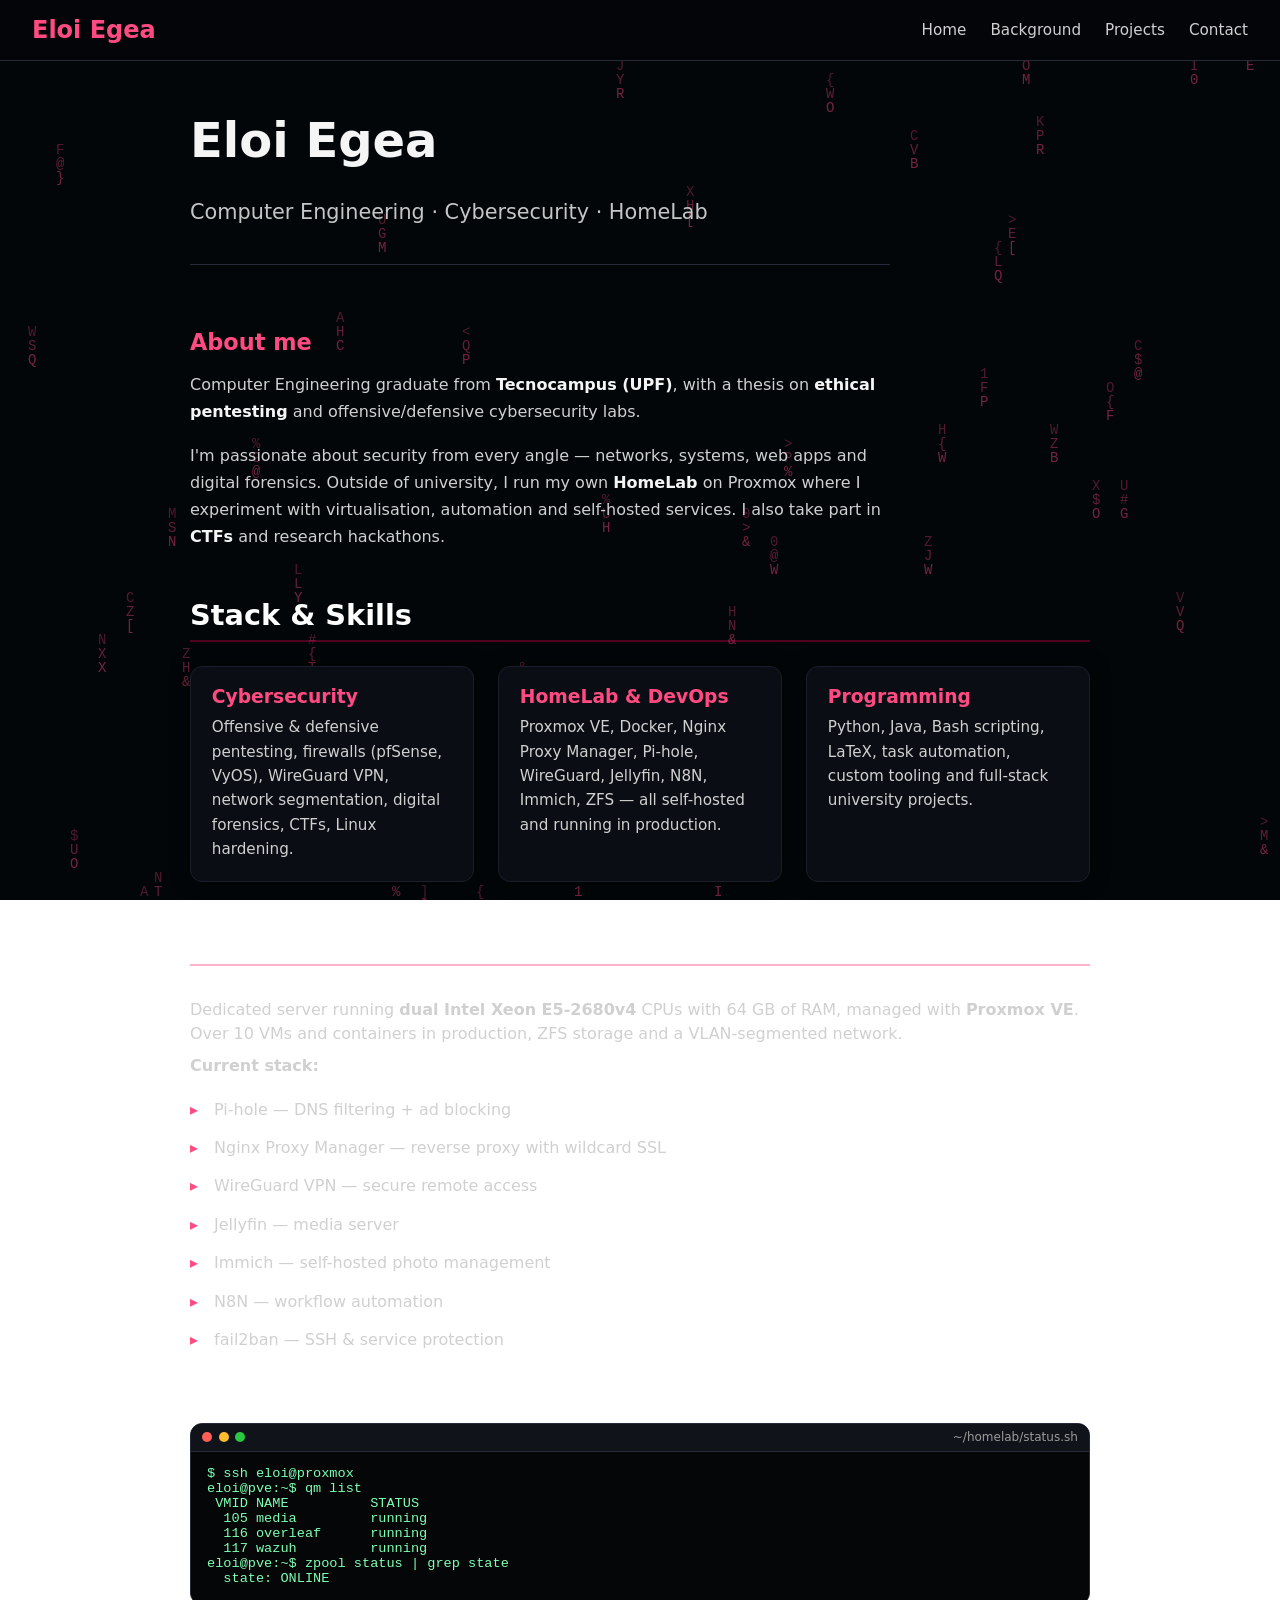
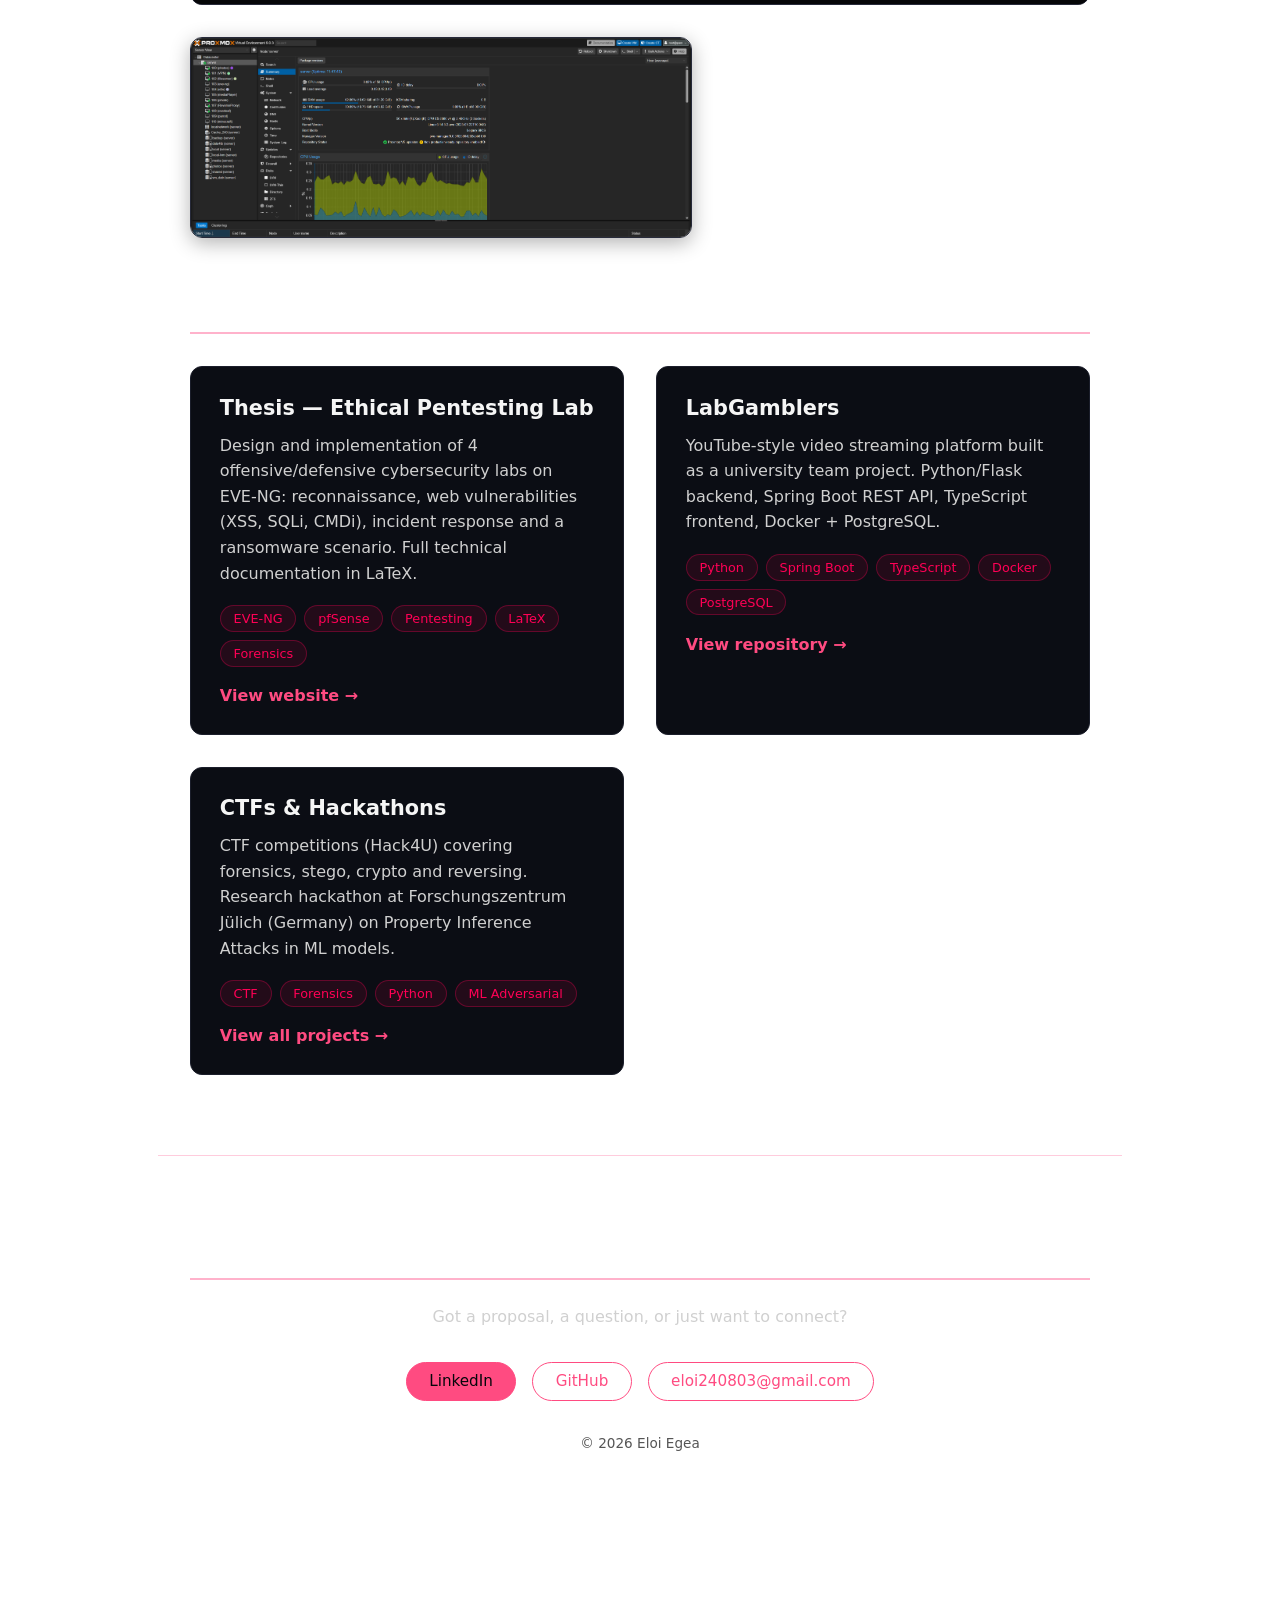
<file: index.html>
<!DOCTYPE html>
<html lang="en">
<head>
  <meta charset="UTF-8">
  <meta name="viewport" content="width=device-width, initial-scale=1.0">
  <title>Eloi Egea — Computer Engineering & Cybersecurity</title>
  <meta name="description" content="Portfolio of Eloi Egea — Computer Engineering graduate specialising in cybersecurity, pentesting and self-hosted infrastructure (HomeLab on Proxmox).">
  <meta name="author" content="Eloi Egea">
  <link rel="icon" type="image/svg+xml" href="/portfolio/public/images/favicon.svg">
  <!-- Open Graph / social sharing -->
  <meta property="og:type" content="website">
  <meta property="og:title" content="Eloi Egea — Computer Engineering & Cybersecurity">
  <meta property="og:description" content="Cybersecurity graduate — pentesting, HomeLab on Proxmox, CTFs and offensive/defensive labs.">
  <meta property="og:url" content="https://theegea.github.io/portfolio/">
  <meta property="og:image" content="https://theegea.github.io/portfolio/public/images/og-image.png">
  <meta property="og:image:width" content="1200">
  <meta property="og:image:height" content="630">
  <meta name="twitter:card" content="summary_large_image">
  <link rel="stylesheet" href="./public/css/style.css">
</head>
<body>

<nav class="navbar">
  <a href="./index.html" class="logo">Eloi Egea</a>
  <div class="nav-links">
    <a href="./index.html">Home</a>
    <a href="./public/pages/trayectoria.html">Background</a>
    <a href="./public/pages/proyectos.html">Projects</a>
    <a href="#contacto">Contact</a>
  </div>
</nav>

<canvas id="matrix-bg"></canvas>

<div class="hero">
  <h1>Eloi Egea</h1>
  <h2>Computer Engineering · Cybersecurity · HomeLab</h2>

  <div class="about-me">
    <h3>About me</h3>
    <p>
      Computer Engineering graduate from <strong>Tecnocampus (UPF)</strong>,
      with a thesis on <strong>ethical pentesting</strong> and
      offensive/defensive cybersecurity labs.
    </p>
    <p>
      I'm passionate about security from every angle — networks, systems, web apps and digital forensics.
      Outside of university, I run my own <strong>HomeLab</strong> on Proxmox where I experiment with
      virtualisation, automation and self-hosted services. I also take part in <strong>CTFs</strong>
      and research hackathons.
    </p>
  </div>
</div>

<!-- STACK & SKILLS -->
<h2 class="section-title">Stack & Skills</h2>

<div class="skills-grid">
  <div class="skill-card">
    <h3>Cybersecurity</h3>
    <p>Offensive & defensive pentesting, firewalls (pfSense, VyOS), WireGuard VPN,
       network segmentation, digital forensics, CTFs, Linux hardening.</p>
  </div>
  <div class="skill-card">
    <h3>HomeLab & DevOps</h3>
    <p>Proxmox VE, Docker, Nginx Proxy Manager, Pi-hole, WireGuard, Jellyfin, N8N,
       Immich, ZFS — all self-hosted and running in production.</p>
  </div>
  <div class="skill-card">
    <h3>Programming</h3>
    <p>Python, Java, Bash scripting, LaTeX, task automation, custom tooling
       and full-stack university projects.</p>
  </div>
</div>

<!-- HOMELAB -->
<h2 class="section-title">HomeLab</h2>

<div class="section-hacker">
  <div class="homelab-content">
    <div class="homelab-text">
      <p>
        Dedicated server running <strong>dual Intel Xeon E5-2680v4</strong> CPUs with 64 GB of RAM,
        managed with <strong>Proxmox VE</strong>. Over 10 VMs and containers in production,
        ZFS storage and a VLAN-segmented network.
      </p>
      <p><strong>Current stack:</strong></p>
      <ul class="homelab-stack">
        <li>Pi-hole — DNS filtering + ad blocking</li>
        <li>Nginx Proxy Manager — reverse proxy with wildcard SSL</li>
        <li>WireGuard VPN — secure remote access</li>
        <li>Jellyfin — media server</li>
        <li>Immich — self-hosted photo management</li>
        <li>N8N — workflow automation</li>
        <li>fail2ban — SSH & service protection</li>
      </ul>
    </div>
    <div class="terminal-box">
      <div class="terminal-header">
        <span class="dot red"></span>
        <span class="dot yellow"></span>
        <span class="dot green"></span>
        <span class="terminal-title">~/homelab/status.sh</span>
      </div>
      <pre class="terminal-body">$ ssh eloi@proxmox
eloi@pve:~$ qm list
 VMID NAME          STATUS
  105 media         running
  116 overleaf      running
  117 wazuh         running
eloi@pve:~$ zpool status | grep state
  state: ONLINE</pre>
    </div>
  </div>

  <div class="homelab-image">
    <img src="./public/images/Proxmox.png" alt="HomeLab Dashboard - Proxmox">
  </div>
</div>

<!-- PROJECTS -->
<h2 class="section-title">Featured Projects</h2>

<div class="projects-grid">
  <div class="project-card">
    <h3>Thesis — Ethical Pentesting Lab</h3>
    <p>Design and implementation of 4 offensive/defensive cybersecurity labs on EVE-NG:
       reconnaissance, web vulnerabilities (XSS, SQLi, CMDi), incident response and a ransomware scenario.
       Full technical documentation in LaTeX.</p>
    <div class="tech-tags">
      <span class="tag">EVE-NG</span>
      <span class="tag">pfSense</span>
      <span class="tag">Pentesting</span>
      <span class="tag">LaTeX</span>
      <span class="tag">Forensics</span>
    </div>
    <a href="https://theegea.github.io/TFG/" target="_blank" class="project-link">View website →</a>
  </div>

  <div class="project-card">
    <h3>LabGamblers</h3>
    <p>YouTube-style video streaming platform built as a university team project.
       Python/Flask backend, Spring Boot REST API, TypeScript frontend, Docker + PostgreSQL.</p>
    <div class="tech-tags">
      <span class="tag">Python</span>
      <span class="tag">Spring Boot</span>
      <span class="tag">TypeScript</span>
      <span class="tag">Docker</span>
      <span class="tag">PostgreSQL</span>
    </div>
    <a href="https://github.com/TheEgea/Lab_Gamblers" target="_blank" class="project-link">View repository →</a>
  </div>

  <div class="project-card">
    <h3>CTFs & Hackathons</h3>
    <p>CTF competitions (Hack4U) covering forensics, stego, crypto and reversing.
       Research hackathon at Forschungszentrum Jülich (Germany) on Property Inference Attacks in ML models.</p>
    <div class="tech-tags">
      <span class="tag">CTF</span>
      <span class="tag">Forensics</span>
      <span class="tag">Python</span>
      <span class="tag">ML Adversarial</span>
    </div>
    <a href="./public/pages/proyectos.html" class="project-link">View all projects →</a>
  </div>
</div>

<!-- CONTACT -->
<footer class="contact-footer" id="contacto">
  <h2 class="section-title">Get in touch</h2>
  <p class="contact-subtitle">Got a proposal, a question, or just want to connect?</p>
  <div class="contact-buttons">
    <a class="btn primary" href="https://www.linkedin.com/in/eloi-egea" target="_blank">LinkedIn</a>
    <a class="btn secondary" href="https://github.com/TheEgea" target="_blank">GitHub</a>
    <a class="btn secondary" href="mailto:eloi240803@gmail.com">eloi240803@gmail.com</a>
  </div>
  <p class="footer-copy">© <span id="year">2026</span> Eloi Egea</p>
</footer>

<script src="./public/js/matrix.js"></script>

</body>
</html>
</file>
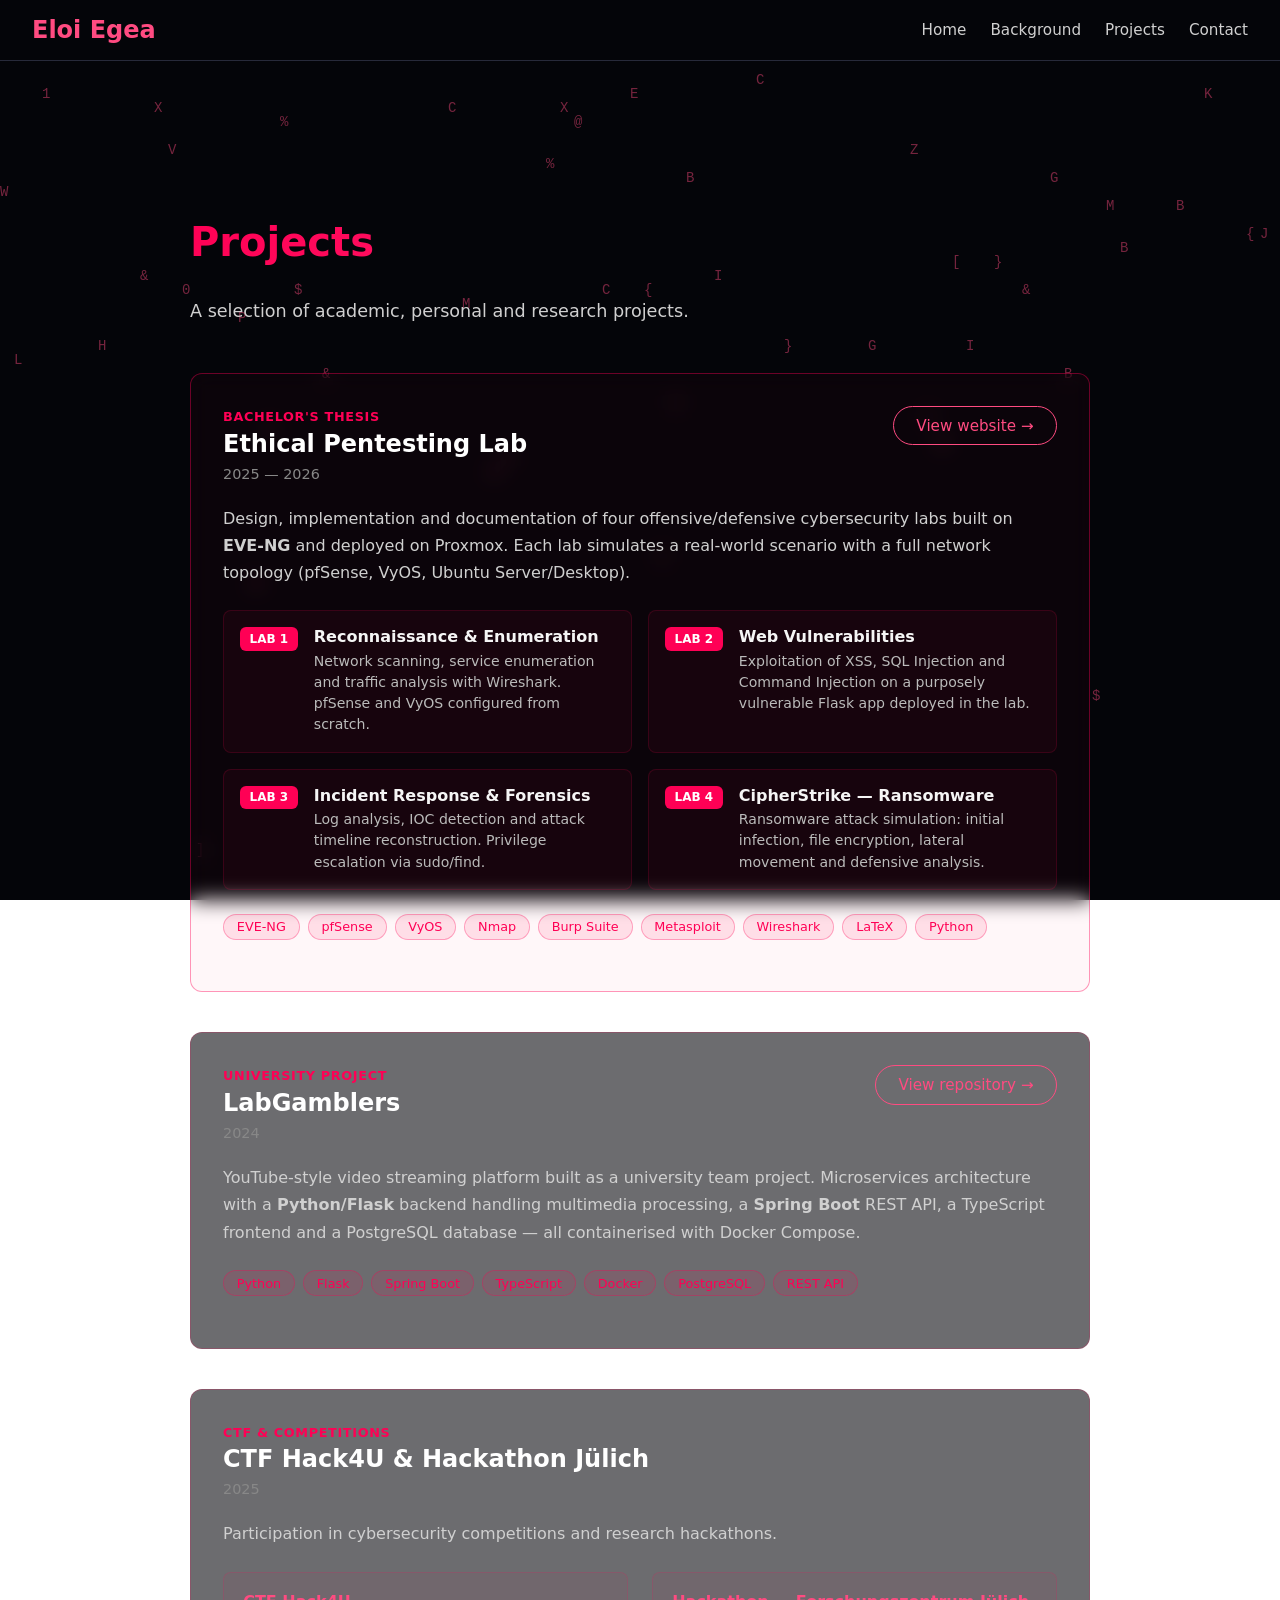
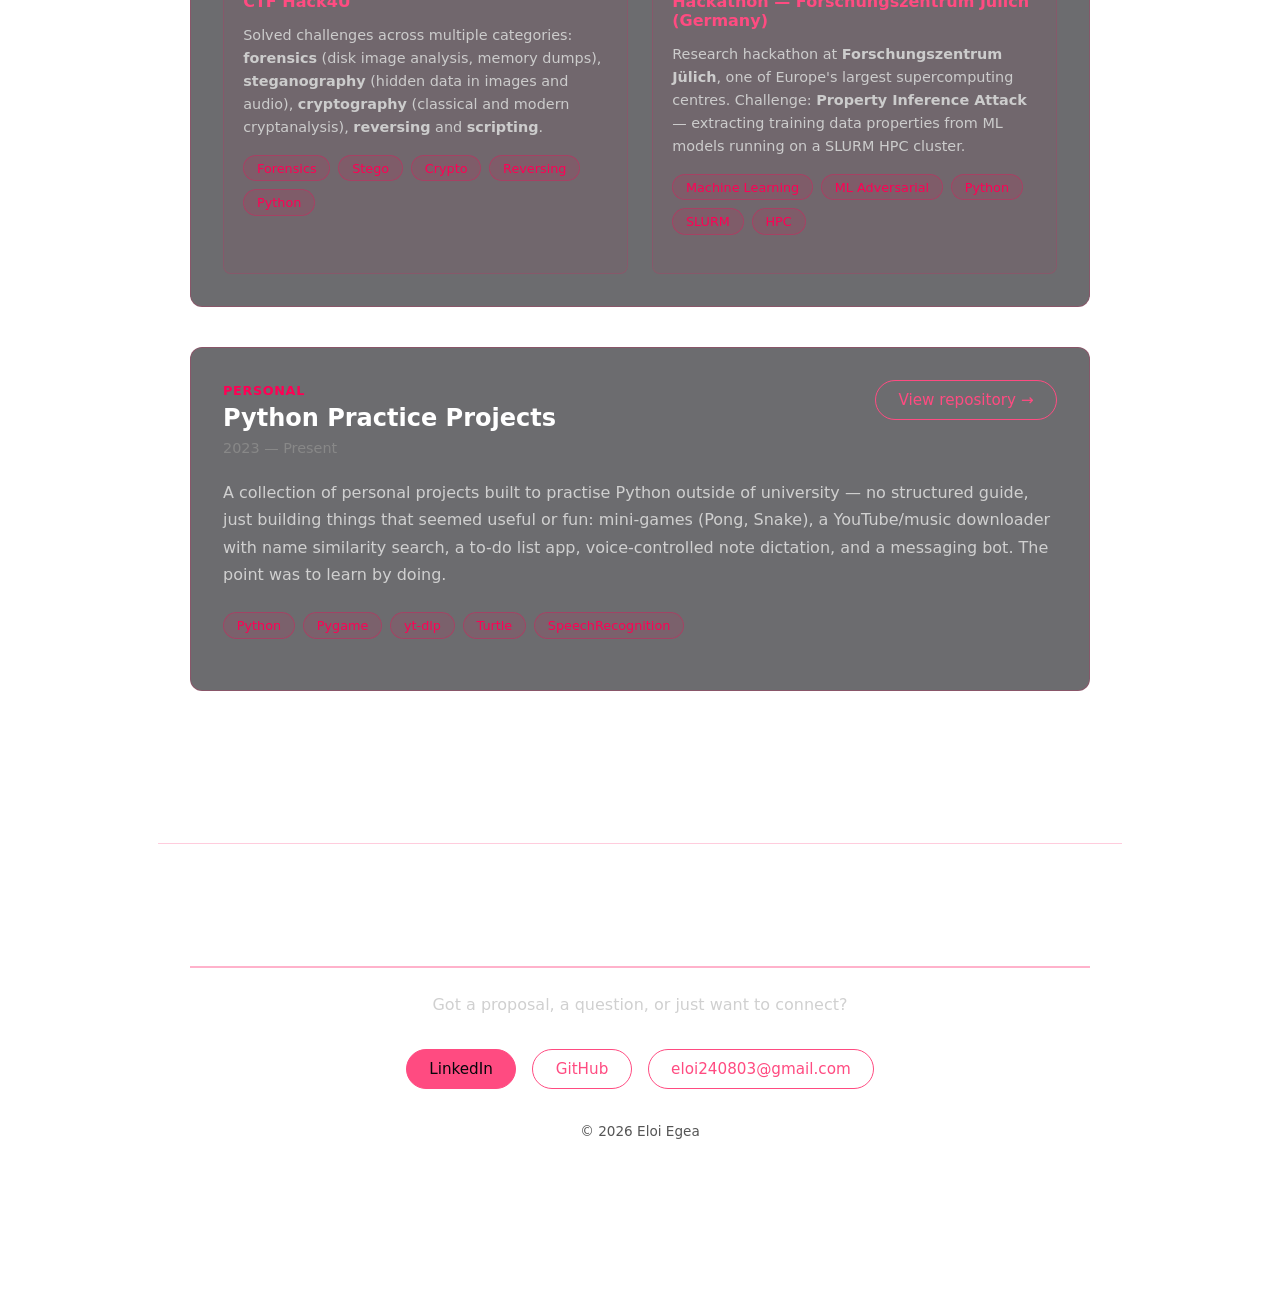
<file: public/pages/proyectos.html>
<!DOCTYPE html>
<html lang="en">
<head>
  <meta charset="UTF-8">
  <meta name="viewport" content="width=device-width, initial-scale=1.0">
  <title>Projects - Eloi Egea</title>
  <meta name="description" content="Projects by Eloi Egea — Bachelor's thesis (EVE-NG pentesting labs), LabGamblers streaming platform, CTFs and a research hackathon at Forschungszentrum Jülich.">
  <meta name="author" content="Eloi Egea">
  <link rel="icon" type="image/svg+xml" href="/portfolio/public/images/favicon.svg">
  <!-- Open Graph / social sharing -->
  <meta property="og:type" content="website">
  <meta property="og:title" content="Projects — Eloi Egea">
  <meta property="og:description" content="Academic, personal and research projects: EVE-NG pentesting labs, streaming platform, CTFs and ML adversarial research.">
  <meta property="og:url" content="https://theegea.github.io/portfolio/public/pages/proyectos.html">
  <meta property="og:image" content="https://theegea.github.io/portfolio/public/images/og-image.png">
  <meta property="og:image:width" content="1200">
  <meta property="og:image:height" content="630">
  <meta name="twitter:card" content="summary_large_image">
  <link rel="stylesheet" href="../css/style.css">
</head>
<body>

<nav class="navbar">
  <a href="../../index.html" class="logo">Eloi Egea</a>
  <div class="nav-links">
    <a href="../../index.html">Home</a>
    <a href="./trayectoria.html">Background</a>
    <a href="./proyectos.html">Projects</a>
    <a href="#contacto">Contact</a>
  </div>
</nav>

<canvas id="matrix-bg"></canvas>

<div class="proyectos-page">
  <h1 class="page-title">Projects</h1>
  <p class="page-subtitle">A selection of academic, personal and research projects.</p>

  <!-- THESIS -->
  <section class="project-section">
    <div class="project-full-card featured">
      <div class="project-full-header">
        <div>
          <span class="project-category">Bachelor's Thesis</span>
          <h2>Ethical Pentesting Lab</h2>
          <p class="project-year">2025 — 2026</p>
        </div>
        <a href="https://theegea.github.io/TFG/" target="_blank" class="btn secondary">View website →</a>
      </div>
      <p class="project-desc">
        Design, implementation and documentation of four offensive/defensive cybersecurity labs
        built on <strong>EVE-NG</strong> and deployed on Proxmox. Each lab simulates a real-world
        scenario with a full network topology (pfSense, VyOS, Ubuntu Server/Desktop).
      </p>
      <div class="project-labs">
        <div class="lab-item">
          <span class="lab-number">LAB 1</span>
          <div>
            <strong>Reconnaissance &amp; Enumeration</strong>
            <p>Network scanning, service enumeration and traffic analysis with Wireshark. pfSense and VyOS configured from scratch.</p>
          </div>
        </div>
        <div class="lab-item">
          <span class="lab-number">LAB 2</span>
          <div>
            <strong>Web Vulnerabilities</strong>
            <p>Exploitation of XSS, SQL Injection and Command Injection on a purposely vulnerable Flask app deployed in the lab.</p>
          </div>
        </div>
        <div class="lab-item">
          <span class="lab-number">LAB 3</span>
          <div>
            <strong>Incident Response &amp; Forensics</strong>
            <p>Log analysis, IOC detection and attack timeline reconstruction. Privilege escalation via sudo/find.</p>
          </div>
        </div>
        <div class="lab-item">
          <span class="lab-number">LAB 4</span>
          <div>
            <strong>CipherStrike — Ransomware</strong>
            <p>Ransomware attack simulation: initial infection, file encryption, lateral movement and defensive analysis.</p>
          </div>
        </div>
      </div>
      <div class="tech-tags">
        <span class="tag">EVE-NG</span>
        <span class="tag">pfSense</span>
        <span class="tag">VyOS</span>
        <span class="tag">Nmap</span>
        <span class="tag">Burp Suite</span>
        <span class="tag">Metasploit</span>
        <span class="tag">Wireshark</span>
        <span class="tag">LaTeX</span>
        <span class="tag">Python</span>
      </div>
    </div>
  </section>

  <!-- LABGAMBLERS -->
  <section class="project-section">
    <div class="project-full-card">
      <div class="project-full-header">
        <div>
          <span class="project-category">University Project</span>
          <h2>LabGamblers</h2>
          <p class="project-year">2024</p>
        </div>
        <a href="https://github.com/TheEgea/Lab_Gamblers" target="_blank" class="btn secondary">View repository →</a>
      </div>
      <p class="project-desc">
        YouTube-style video streaming platform built as a university team project.
        Microservices architecture with a <strong>Python/Flask</strong> backend handling multimedia processing,
        a <strong>Spring Boot</strong> REST API, a TypeScript frontend and a PostgreSQL database —
        all containerised with Docker Compose.
      </p>
      <div class="tech-tags">
        <span class="tag">Python</span>
        <span class="tag">Flask</span>
        <span class="tag">Spring Boot</span>
        <span class="tag">TypeScript</span>
        <span class="tag">Docker</span>
        <span class="tag">PostgreSQL</span>
        <span class="tag">REST API</span>
      </div>
    </div>
  </section>

  <!-- CTF & HACKATHONS -->
  <section class="project-section">
    <div class="project-full-card">
      <div class="project-full-header">
        <div>
          <span class="project-category">CTF &amp; Competitions</span>
          <h2>CTF Hack4U &amp; Hackathon Jülich</h2>
          <p class="project-year">2025</p>
        </div>
      </div>
      <p class="project-desc">
        Participation in cybersecurity competitions and research hackathons.
      </p>
      <div class="ctf-grid">
        <div class="ctf-item">
          <h3>CTF Hack4U</h3>
          <p>Solved challenges across multiple categories: <strong>forensics</strong> (disk image analysis, memory dumps),
             <strong>steganography</strong> (hidden data in images and audio), <strong>cryptography</strong> (classical and modern cryptanalysis),
             <strong>reversing</strong> and <strong>scripting</strong>.</p>
          <div class="tech-tags">
            <span class="tag">Forensics</span>
            <span class="tag">Stego</span>
            <span class="tag">Crypto</span>
            <span class="tag">Reversing</span>
            <span class="tag">Python</span>
          </div>
        </div>
        <div class="ctf-item">
          <h3>Hackathon — Forschungszentrum Jülich (Germany)</h3>
          <p>Research hackathon at <strong>Forschungszentrum Jülich</strong>, one of Europe's largest supercomputing centres.
             Challenge: <strong>Property Inference Attack</strong> — extracting training data properties from ML models
             running on a SLURM HPC cluster.</p>
          <div class="tech-tags">
            <span class="tag">Machine Learning</span>
            <span class="tag">ML Adversarial</span>
            <span class="tag">Python</span>
            <span class="tag">SLURM</span>
            <span class="tag">HPC</span>
          </div>
        </div>
      </div>
    </div>
  </section>

  <!-- PERSONAL PROJECTS -->
  <section class="project-section">
    <div class="project-full-card">
      <div class="project-full-header">
        <div>
          <span class="project-category">Personal</span>
          <h2>Python Practice Projects</h2>
          <p class="project-year">2023 — Present</p>
        </div>
        <a href="https://github.com/TheEgea/proyectos" target="_blank" class="btn secondary">View repository →</a>
      </div>
      <p class="project-desc">
        A collection of personal projects built to practise Python outside of university — no structured
        guide, just building things that seemed useful or fun: mini-games (Pong, Snake), a YouTube/music
        downloader with name similarity search, a to-do list app, voice-controlled note dictation,
        and a messaging bot. The point was to learn by doing.
      </p>
      <div class="tech-tags">
        <span class="tag">Python</span>
        <span class="tag">Pygame</span>
        <span class="tag">yt-dlp</span>
        <span class="tag">Turtle</span>
        <span class="tag">SpeechRecognition</span>
      </div>
    </div>
  </section>
</div>

<!-- CONTACT -->
<footer class="contact-footer" id="contacto">
  <h2 class="section-title">Get in touch</h2>
  <p class="contact-subtitle">Got a proposal, a question, or just want to connect?</p>
  <div class="contact-buttons">
    <a class="btn primary" href="https://www.linkedin.com/in/eloi-egea" target="_blank">LinkedIn</a>
    <a class="btn secondary" href="https://github.com/TheEgea" target="_blank">GitHub</a>
    <a class="btn secondary" href="mailto:eloi240803@gmail.com">eloi240803@gmail.com</a>
  </div>
  <p class="footer-copy">© <span id="year">2026</span> Eloi Egea</p>
</footer>

<script src="../js/matrix.js"></script>

</body>
</html>
</file>
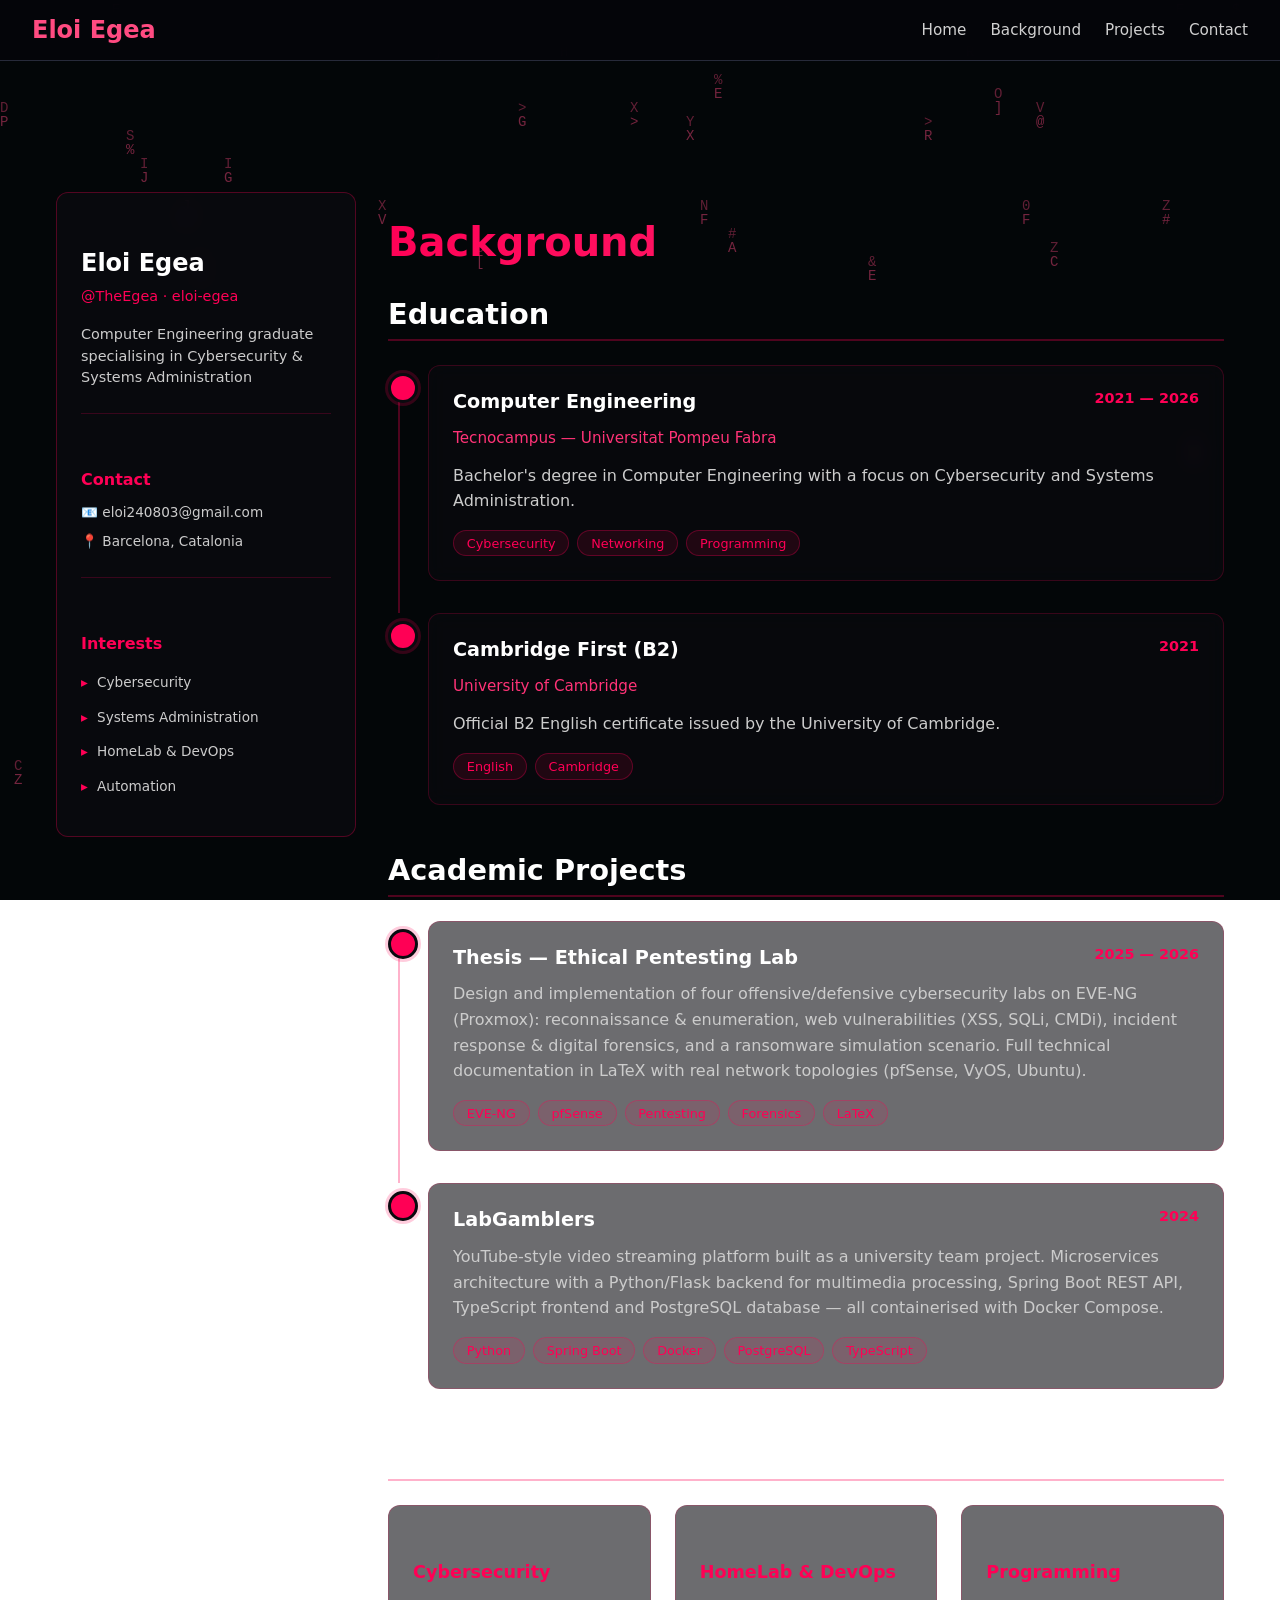
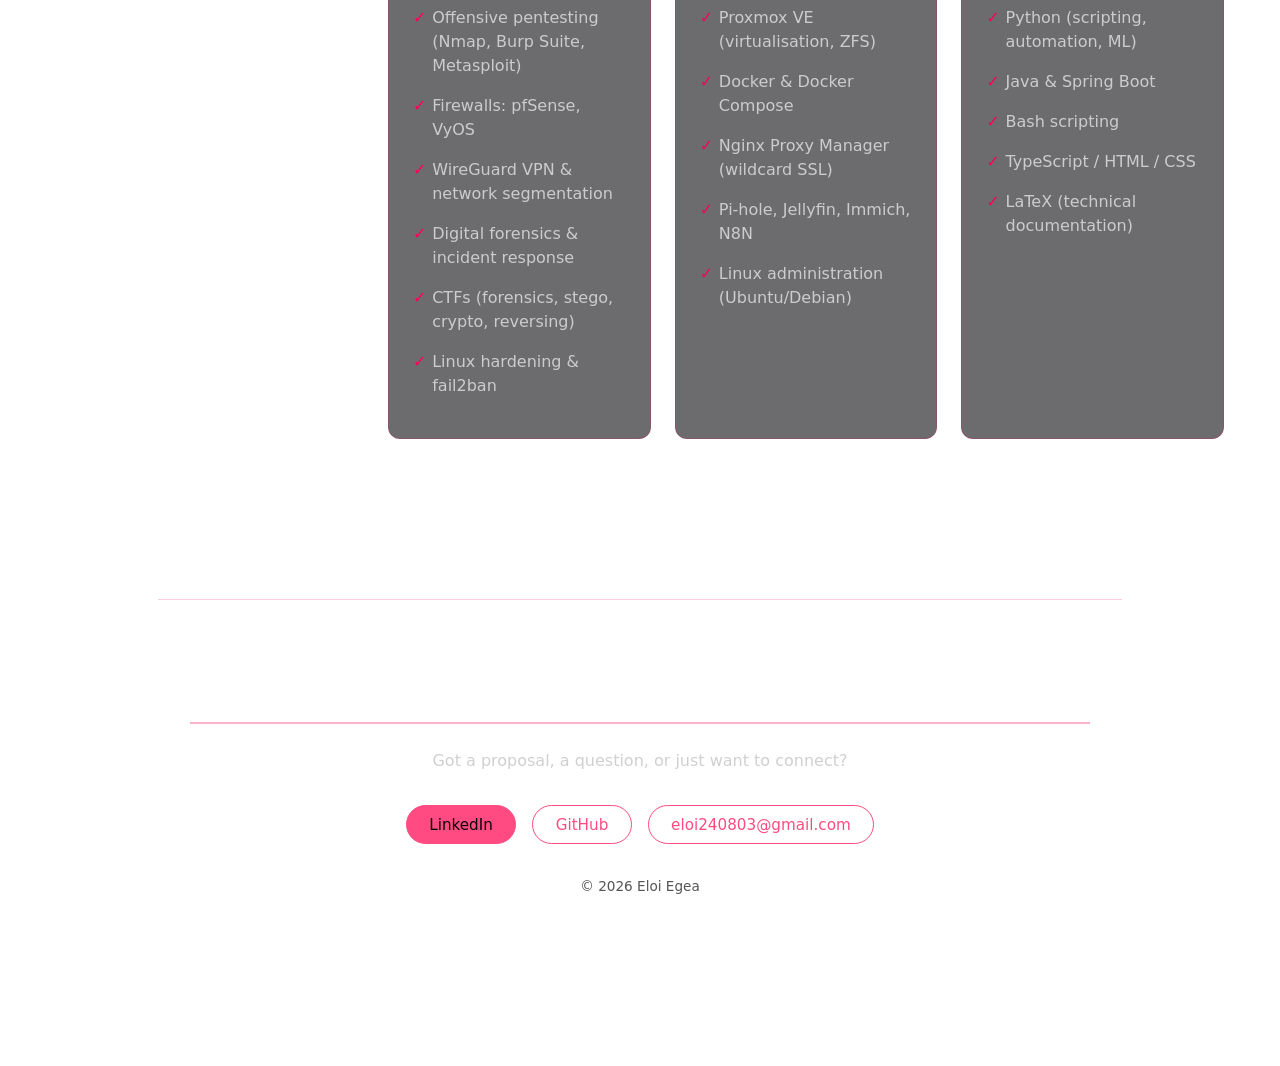
<file: public/pages/trayectoria.html>
<!DOCTYPE html>
<html lang="en">
<head>
    <meta charset="UTF-8">
    <meta name="viewport" content="width=device-width, initial-scale=1.0">
    <title>Background - Eloi Egea</title>
    <meta name="description" content="Background of Eloi Egea — Computer Engineering graduate: education, academic projects and technical skills in cybersecurity and systems administration.">
    <meta name="author" content="Eloi Egea">
    <link rel="icon" type="image/svg+xml" href="/portfolio/public/images/favicon.svg">
    <!-- Open Graph / social sharing -->
    <meta property="og:type" content="website">
    <meta property="og:title" content="Background — Eloi Egea">
    <meta property="og:description" content="Education, academic projects and technical skills in cybersecurity and systems administration.">
    <meta property="og:url" content="https://theegea.github.io/portfolio/public/pages/trayectoria.html">
    <meta property="og:image" content="https://theegea.github.io/portfolio/public/images/og-image.png">
    <meta property="og:image:width" content="1200">
    <meta property="og:image:height" content="630">
    <meta name="twitter:card" content="summary_large_image">
    <link rel="stylesheet" href="../css/style.css">
</head>
<body>
    <nav class="navbar">
        <a href="../../index.html" class="logo">Eloi Egea</a>
        <div class="nav-links">
            <a href="../../index.html">Home</a>
            <a href="./trayectoria.html">Background</a>
            <a href="./proyectos.html">Projects</a>
            <a href="#contacto">Contact</a>
        </div>
    </nav>

    <canvas id="matrix-bg"></canvas>

    <div class="trayectoria-container">
        <!-- SIDEBAR -->
        <aside class="sidebar">
            <div class="profile-card">
                <h2>Eloi Egea</h2>
                <p class="subtitle">@TheEgea · eloi-egea</p>
                <p class="bio">Computer Engineering graduate specialising in Cybersecurity & Systems Administration</p>

                <div class="sidebar-section">
                    <h3>Contact</h3>
                    <p>📧 eloi240803@gmail.com</p>
                    <p>📍 Barcelona, Catalonia</p>
                </div>

                <div class="sidebar-section">
                    <h3>Interests</h3>
                    <ul class="interests-list">
                        <li>Cybersecurity</li>
                        <li>Systems Administration</li>
                        <li>HomeLab & DevOps</li>
                        <li>Automation</li>
                    </ul>
                </div>
            </div>
        </aside>

        <!-- TIMELINE -->
        <main class="timeline-content">
            <h1 class="page-title">Background</h1>

            <!-- EDUCATION -->
            <section class="timeline-section">
                <h2 class="section-title">Education</h2>

                <div class="timeline-item">
                    <div class="timeline-dot"></div>
                    <div class="timeline-card">
                        <div class="card-header">
                            <h3>Computer Engineering</h3>
                            <span class="date">2021 — 2026</span>
                        </div>
                        <p class="institution">Tecnocampus — Universitat Pompeu Fabra</p>
                        <p class="description">Bachelor's degree in Computer Engineering with a focus on Cybersecurity and Systems Administration.</p>
                        <div class="tags">
                            <span class="tag">Cybersecurity</span>
                            <span class="tag">Networking</span>
                            <span class="tag">Programming</span>
                        </div>
                    </div>
                </div>

                <div class="timeline-item">
                    <div class="timeline-dot"></div>
                    <div class="timeline-card">
                        <div class="card-header">
                            <h3>Cambridge First (B2)</h3>
                            <span class="date">2021</span>
                        </div>
                        <p class="institution">University of Cambridge</p>
                        <p class="description">Official B2 English certificate issued by the University of Cambridge.</p>
                        <div class="tags">
                            <span class="tag">English</span>
                            <span class="tag">Cambridge</span>
                        </div>
                    </div>
                </div>
            </section>

            <!-- ACADEMIC PROJECTS -->
            <section class="timeline-section">
                <h2 class="section-title">Academic Projects</h2>

                <div class="timeline-item">
                    <div class="timeline-dot"></div>
                    <div class="timeline-card">
                        <div class="card-header">
                            <h3>Thesis — Ethical Pentesting Lab</h3>
                            <span class="date">2025 — 2026</span>
                        </div>
                        <p class="description">Design and implementation of four offensive/defensive cybersecurity labs on EVE-NG (Proxmox): reconnaissance & enumeration, web vulnerabilities (XSS, SQLi, CMDi), incident response & digital forensics, and a ransomware simulation scenario. Full technical documentation in LaTeX with real network topologies (pfSense, VyOS, Ubuntu).</p>
                        <div class="tags">
                            <span class="tag">EVE-NG</span>
                            <span class="tag">pfSense</span>
                            <span class="tag">Pentesting</span>
                            <span class="tag">Forensics</span>
                            <span class="tag">LaTeX</span>
                        </div>
                    </div>
                </div>

                <div class="timeline-item">
                    <div class="timeline-dot"></div>
                    <div class="timeline-card">
                        <div class="card-header">
                            <h3>LabGamblers</h3>
                            <span class="date">2024</span>
                        </div>
                        <p class="description">YouTube-style video streaming platform built as a university team project. Microservices architecture with a Python/Flask backend for multimedia processing, Spring Boot REST API, TypeScript frontend and PostgreSQL database — all containerised with Docker Compose.</p>
                        <div class="tags">
                            <span class="tag">Python</span>
                            <span class="tag">Spring Boot</span>
                            <span class="tag">Docker</span>
                            <span class="tag">PostgreSQL</span>
                            <span class="tag">TypeScript</span>
                        </div>
                    </div>
                </div>
            </section>

            <!-- SKILLS -->
            <section class="timeline-section">
                <h2 class="section-title">Technical Skills</h2>

                <div class="skills-grid">
                    <div class="skill-category">
                        <h3>Cybersecurity</h3>
                        <ul>
                            <li>Offensive pentesting (Nmap, Burp Suite, Metasploit)</li>
                            <li>Firewalls: pfSense, VyOS</li>
                            <li>WireGuard VPN & network segmentation</li>
                            <li>Digital forensics & incident response</li>
                            <li>CTFs (forensics, stego, crypto, reversing)</li>
                            <li>Linux hardening & fail2ban</li>
                        </ul>
                    </div>

                    <div class="skill-category">
                        <h3>HomeLab & DevOps</h3>
                        <ul>
                            <li>Proxmox VE (virtualisation, ZFS)</li>
                            <li>Docker & Docker Compose</li>
                            <li>Nginx Proxy Manager (wildcard SSL)</li>
                            <li>Pi-hole, Jellyfin, Immich, N8N</li>
                            <li>Linux administration (Ubuntu/Debian)</li>
                        </ul>
                    </div>

                    <div class="skill-category">
                        <h3>Programming</h3>
                        <ul>
                            <li>Python (scripting, automation, ML)</li>
                            <li>Java & Spring Boot</li>
                            <li>Bash scripting</li>
                            <li>TypeScript / HTML / CSS</li>
                            <li>LaTeX (technical documentation)</li>
                        </ul>
                    </div>
                </div>
            </section>
        </main>
    </div>

    <!-- CONTACT -->
    <footer class="contact-footer" id="contacto">
        <h2 class="section-title">Get in touch</h2>
        <p class="contact-subtitle">Got a proposal, a question, or just want to connect?</p>
        <div class="contact-buttons">
            <a class="btn primary" href="https://www.linkedin.com/in/eloi-egea" target="_blank">LinkedIn</a>
            <a class="btn secondary" href="https://github.com/TheEgea" target="_blank">GitHub</a>
            <a class="btn secondary" href="mailto:eloi240803@gmail.com">eloi240803@gmail.com</a>
        </div>
        <p class="footer-copy">© <span id="year">2026</span> Eloi Egea</p>
    </footer>

    <script src="../js/matrix.js"></script>
</body>
</html>
</file>
<file: public/css/style.css>
body {
  font-family: system-ui, -apple-system, BlinkMacSystemFont, "Segoe UI", sans-serif;
  background: transparent;
  color: #f5f5f5;
  margin: 0;
  padding: 2rem 1.5rem 4rem;
  padding-top: 80px;
}

/* NAVBAR */
.navbar {
  position: fixed;
  top: 0;
  left: 0;
  right: 0;
  display: flex;
  justify-content: space-between;
  align-items: center;
  padding: 1rem 2rem;
  background: rgba(5, 6, 10, 0.95);
  backdrop-filter: blur(10px);
  border-bottom: 1px solid #272a3a;
  z-index: 1000;
  box-sizing: border-box;
}

.navbar .logo,
.logo {
  font-size: 1.5rem;
  font-weight: 700;
  color: #ff4b81;
  text-decoration: none;
  transition: color 0.2s ease;
  white-space: nowrap;
}

.navbar .logo:hover,
.logo:hover {
  color: #ff6b9d;
}

.nav-links {
  display: flex;
  gap: 1.5rem;
  list-style: none;
  margin: 0;
  padding: 0;
  flex-wrap: nowrap;
}

.nav-links a {
  color: #d0d0d0;
  text-decoration: none;
  font-size: 0.95rem;
  font-weight: 500;
  transition: color 0.2s ease;
  white-space: nowrap;
}

.nav-links a:hover {
  color: #ff4b81;
}


a {
  color: #ff4b81;
  text-decoration: none;
}

a:hover {
  text-decoration: underline;
}

.hero {
  max-width: 900px;
  margin: 0 auto 3rem;
  text-align: left;
}

.hero h1 {
  font-size: 3rem;
  margin-bottom: 0.2rem;
}

.hero h2 {
  font-size: 1.3rem;
  font-weight: 400;
  color: #c5c5c5;
  margin-bottom: 1rem;
}

.hero p {
  max-width: 700px;
  color: #dddddd;
}

.hero-buttons {
  margin-top: 1.5rem;
  display: flex;
  gap: 1rem;
  flex-wrap: wrap;
}

.btn {
  padding: 0.6rem 1.4rem;
  border-radius: 999px;
  border: 1px solid #ff4b81;
  font-size: 0.95rem;
  font-weight: 500;
}

.btn.primary {
  background: #ff4b81;
  color: #05060a;
}

.btn.secondary {
  background: transparent;
  color: #ff4b81;
}

.skills-grid {
  display: grid;
  grid-template-columns: repeat(auto-fit, minmax(220px, 1fr));
  gap: 1.5rem;
  margin: 1.5rem 0 2.5rem;
}

.skill-card {
  background: #0b0d14;
  border-radius: 12px;
  padding: 1.2rem 1.3rem;
  border: 1px solid #1b1e2b;
  box-shadow: 0 0 20px rgba(0,0,0,0.4);
}

.skill-card h3 {
  margin-top: 0;
  margin-bottom: 0.5rem;
  color: #ff4b81;
}

.skill-card p {
  margin: 0;
  color: #d0d0d0;
  font-size: 0.95rem;
}

.section-hacker {
  max-width: 900px;
  margin: 1rem auto 3rem;
}

.section-hacker p {
  color: #d0d0d0;
  line-height: 1.5;
}

.terminal-box {
  margin-top: 1.5rem;
  border-radius: 12px;
  overflow: hidden;
  background: #050608;
  border: 1px solid #272a3a;
}

.terminal-header {
  display: flex;
  align-items: center;
  gap: 0.4rem;
  padding: 0.4rem 0.7rem;
  background: #11131a;
  border-bottom: 1px solid #272a3a;
  font-size: 0.75rem;
  color: #9b9b9b;
}

.terminal-title {
  margin-left: auto;
}

.dot {
  width: 10px;
  height: 10px;
  border-radius: 50%;
  display: inline-block;
}

.dot.red { background: #ff5f57; }
.dot.yellow { background: #febc2e; }
.dot.green { background: #28c840; }

.terminal-body {
  margin: 0;
  padding: 0.9rem 1rem 1.1rem;
  background: #050608;
  color: #7dffb3;
  font-family: "Fira Code", Consolas, monospace;
  font-size: 0.85rem;
  white-space: pre;
}

/* Markdown base */
h2, h3 {
  max-width: 900px;
  margin: 2rem auto 1rem;
}

p, ul, ol {
  max-width: 900px;
  margin: 0.5rem auto;
  line-height: 1.6;
}

ul, ol {
  padding-left: 1.5rem;
}

hr {
  border: none;
  border-top: 1px solid #272a3a;
  margin: 2.5rem auto;
  max-width: 900px;
}

/* Responsive */
@media (max-width: 768px) {
  body {
    padding: 1.5rem 1rem 3rem;
  }

  .hero h1 {
    font-size: 2.2rem;
  }

  .hero h2 {
    font-size: 1.1rem;
  }
}

/* Matrix background canvas */
#matrix-bg {
  position: fixed;
  top: 0;
  left: 0;
  width: 100vw;
  height: 100vh;
  z-index: -1;
  background: #05060a;
}

/* ============================================
   NUEVOS ESTILOS - CONTENT UPDATE
   ============================================ */

/* Sobre mí (Hero) */
.about-me {
  max-width: 700px;
  margin-top: 2.5rem;
  padding-top: 2rem;
  border-top: 1px solid #272a3a;
}

.about-me h3 {
  color: #ff4b81;
  font-size: 1.4rem;
  margin-bottom: 1rem;
}

.about-me p {
  margin-bottom: 1rem;
  line-height: 1.7;
  color: #d0d0d0;
}

.about-me strong {
  color: #f5f5f5;
  font-weight: 600;
}

/* Skills Grid - Ajustar ancho */
.skills-grid {
  max-width: 900px;  /* AÑADIDO */
  margin-left: auto;  /* AÑADIDO */
  margin-right: auto;  /* AÑADIDO */
}

/* HomeLab Content */
.homelab-content {
  display: grid;
  grid-template-columns: 1fr;
  gap: 2rem;
  margin-bottom: 2rem;
}

.homelab-stack {
  list-style: none;
  padding: 0;
  margin-top: 0.8rem;
}

.homelab-stack li {
  padding: 0.4rem 0;
  color: #d0d0d0;
  padding-left: 1.5rem;
  position: relative;
}

.homelab-stack li:before {
  content: "▸";
  position: absolute;
  left: 0;
  color: #ff4b81;
}

.homelab-image img {
  width: 100%;
  max-width: 500px;
  border-radius: 12px;
  border: 1px solid #272a3a;
  box-shadow: 0 5px 20px rgba(0,0,0,0.3);
}

/* Proyectos Grid */
.projects-grid {
  display: grid;
  grid-template-columns: repeat(auto-fit, minmax(280px, 1fr));
  gap: 2rem;
  max-width: 900px;
  margin: 2rem auto 4rem;
}

.project-card {
  background: #0b0d14;
  border-radius: 12px;
  padding: 1.8rem;
  border: 1px solid #1b1e2b;
  transition: transform 0.3s ease, box-shadow 0.3s ease, border-color 0.3s ease;
}

.project-card:hover {
  transform: translateY(-5px);
  box-shadow: 0 10px 30px rgba(255, 75, 129, 0.25);
  border-color: #ff4b81;
}

.project-card h3 {
  margin-top: 0;
  color: #f5f5f5;
  font-size: 1.3rem;
  margin-bottom: 0.8rem;
}

.project-card p {
  color: #d0d0d0;
  line-height: 1.6;
  margin: 0 0 1.2rem;
}

.tech-tags {
  display: flex;
  flex-wrap: wrap;
  gap: 0.5rem;
  margin-bottom: 1.2rem;
}

.tag {
  background: rgba(255, 75, 129, 0.12);
  color: #ff4b81;
  padding: 0.35rem 0.9rem;
  border-radius: 999px;
  font-size: 0.85rem;
  border: 1px solid rgba(255, 75, 129, 0.3);
}

.project-link {
  color: #ff4b81;
  font-weight: 600;
  text-decoration: none;
  display: inline-block;
  transition: color 0.2s ease;
}

.project-link:hover {
  color: #ff6b9d;
  text-decoration: underline;
}

/* LinkedIn CTA */
.linkedin-cta {
  max-width: 900px;
  margin: 4rem auto;
  text-align: center;
  padding: 2rem;
  background: rgba(255, 75, 129, 0.05);
  border-radius: 12px;
  border: 1px solid rgba(255, 75, 129, 0.2);
}

.linkedin-link {
  color: #ff4b81;
  font-weight: 600;
  font-size: 1.2rem;
  text-decoration: none;
}

.linkedin-link:hover {
  text-decoration: underline;
}

/* Contacto */
.contact {
  max-width: 900px;
  margin: 4rem auto 3rem;
  text-align: center;
}

.contact-buttons {
  display: flex;
  gap: 1rem;
  justify-content: center;
  flex-wrap: wrap;
  margin: 2rem 0 1.5rem;
}

.contact-email {
  color: #d0d0d0;
  font-size: 1rem;
  margin-top: 2rem;
}

.contact-email a {
  color: #ff4b81;
  text-decoration: none;
  font-weight: 500;
}

.contact-email a:hover {
  text-decoration: underline;
}

/* Responsive */
@media (max-width: 768px) {
  .homelab-content {
    grid-template-columns: 1fr;
  }
  
  .projects-grid {
    grid-template-columns: 1fr;
  }
}



/* =====================
   TRAYECTORIA PAGE
   ===================== */

.trayectoria-container {
  display: grid;
  grid-template-columns: 300px 1fr;
  gap: 2rem;
  max-width: 1400px;
  margin: 0 auto;
  padding: 2rem;
  margin-top: 80px;
}

/* SIDEBAR */
.sidebar {
  position: sticky;
  top: 100px;
  height: fit-content;
}

.profile-card {
  background: rgba(10, 10, 15, 0.8);
  border: 1px solid rgba(255, 0, 85, 0.3);
  border-radius: 12px;
  padding: 1.5rem;
  backdrop-filter: blur(10px);
}

.profile-card h2 {
  color: #fff;
  font-size: 1.5rem;
  margin-bottom: 0.5rem;
}

.profile-card .subtitle {
  color: #ff0055;
  font-size: 0.9rem;
  margin-bottom: 1rem;
}

.profile-card .bio {
  color: #ccc;
  font-size: 0.9rem;
  line-height: 1.5;
  margin-bottom: 1.5rem;
}

.sidebar-section {
  margin-top: 1.5rem;
  padding-top: 1.5rem;
  border-top: 1px solid rgba(255, 0, 85, 0.2);
}

.sidebar-section h3 {
  color: #ff0055;
  font-size: 1rem;
  margin-bottom: 0.8rem;
}

.sidebar-section p {
  color: #ccc;
  font-size: 0.85rem;
  margin: 0.5rem 0;
}

.interests-list {
  list-style: none;
  padding: 0;
}

.interests-list li {
  color: #ccc;
  font-size: 0.85rem;
  padding: 0.4rem 0;
  padding-left: 1rem;
  position: relative;
}

.interests-list li::before {
  content: "▸";
  color: #ff0055;
  position: absolute;
  left: 0;
}

/* TIMELINE CONTENT */
.timeline-content {
  min-height: 100vh;
}

.page-title {
  font-size: 2.5rem;
  color: #fff;
  margin-bottom: 2rem;
  background: linear-gradient(135deg, #ff0055 0%, #ff3377 100%);
  -webkit-background-clip: text;
  -webkit-text-fill-color: transparent;
  background-clip: text;
}

.timeline-section {
  margin-bottom: 3rem;
}

.section-title {
  font-size: 1.8rem;
  color: #fff;
  margin-bottom: 1.5rem;
  padding-bottom: 0.5rem;
  border-bottom: 2px solid rgba(255, 0, 85, 0.3);
}

/* TIMELINE ITEMS */
.timeline-item {
  position: relative;
  padding-left: 2.5rem;
  margin-bottom: 2rem;
}

.timeline-item::before {
  content: '';
  position: absolute;
  left: 0.65rem;
  top: 2rem;
  bottom: -2rem;
  width: 2px;
  background: rgba(255, 0, 85, 0.3);
}

.timeline-item:last-child::before {
  display: none;
}

.timeline-dot {
  position: absolute;
  left: 0;
  top: 0.5rem;
  width: 1.5rem;
  height: 1.5rem;
  background: #ff0055;
  border-radius: 50%;
  border: 3px solid #0a0a0f;
  box-shadow: 0 0 0 3px rgba(255, 0, 85, 0.2);
  z-index: 1;
}

.timeline-card {
  background: rgba(10, 10, 15, 0.6);
  border: 1px solid rgba(255, 0, 85, 0.2);
  border-radius: 12px;
  padding: 1.5rem;
  backdrop-filter: blur(10px);
  transition: all 0.3s ease;
}

.timeline-card:hover {
  border-color: rgba(255, 0, 85, 0.5);
  transform: translateX(10px);
  box-shadow: 0 4px 20px rgba(255, 0, 85, 0.2);
}

.card-header {
  display: flex;
  justify-content: space-between;
  align-items: start;
  margin-bottom: 0.8rem;
}

.card-header h3 {
  color: #fff;
  font-size: 1.2rem;
  margin: 0;
}

.date {
  color: #ff0055;
  font-size: 0.9rem;
  font-weight: 600;
}

.institution {
  color: #ff3377;
  font-size: 0.95rem;
  margin-bottom: 0.8rem;
  font-weight: 500;
}

.description {
  color: #ccc;
  line-height: 1.6;
  margin-bottom: 1rem;
}

.tags {
  display: flex;
  flex-wrap: wrap;
  gap: 0.5rem;
}

.tag {
  background: rgba(255, 0, 85, 0.1);
  color: #ff0055;
  padding: 0.3rem 0.8rem;
  border-radius: 20px;
  font-size: 0.8rem;
  border: 1px solid rgba(255, 0, 85, 0.3);
}

/* SKILLS GRID */
.skills-grid {
  display: grid;
  grid-template-columns: repeat(auto-fit, minmax(250px, 1fr));
  gap: 1.5rem;
}

.skill-category {
  background: rgba(10, 10, 15, 0.6);
  border: 1px solid rgba(255, 0, 85, 0.2);
  border-radius: 12px;
  padding: 1.5rem;
  backdrop-filter: blur(10px);
}

.skill-category h3 {
  color: #ff0055;
  font-size: 1.1rem;
  margin-bottom: 1rem;
}

.skill-category ul {
  list-style: none;
  padding: 0;
}

.skill-category li {
  color: #ccc;
  padding: 0.5rem 0;
  padding-left: 1.2rem;
  position: relative;
  line-height: 1.5;
}

.skill-category li::before {
  content: "✓";
  color: #ff0055;
  position: absolute;
  left: 0;
  font-weight: bold;
}

/* RESPONSIVE */
@media (max-width: 968px) {
  .trayectoria-container {
    grid-template-columns: 1fr;
  }

  .sidebar {
    position: relative;
    top: 0;
  }

  .page-title {
    font-size: 2rem;
  }
}

/* =====================
   CONTACT FOOTER
   ===================== */

.contact-footer {
  max-width: 900px;
  margin: 5rem auto 3rem;
  text-align: center;
  padding: 3rem 2rem;
  border-top: 1px solid rgba(255, 0, 85, 0.2);
}

.contact-subtitle {
  color: #d0d0d0;
  font-size: 1rem;
  margin-bottom: 2rem;
}

.contact-buttons {
  display: flex;
  gap: 1rem;
  justify-content: center;
  flex-wrap: wrap;
  margin: 1.5rem 0;
}

.footer-copy {
  color: #555;
  font-size: 0.85rem;
  margin-top: 2rem;
}

/* =====================
   PROYECTOS PAGE
   ===================== */

.proyectos-page {
  max-width: 900px;
  margin: 0 auto;
  padding: 2rem 1.5rem;
  margin-top: 80px;
}

.page-subtitle {
  color: #d0d0d0;
  font-size: 1.1rem;
  margin-bottom: 3rem;
}

.project-section {
  margin-bottom: 2.5rem;
}

.project-full-card {
  background: rgba(10, 10, 15, 0.6);
  border: 1px solid rgba(255, 0, 85, 0.2);
  border-radius: 12px;
  padding: 2rem;
  backdrop-filter: blur(10px);
  transition: border-color 0.3s ease;
}

.project-full-card:hover {
  border-color: rgba(255, 0, 85, 0.5);
}

.project-full-card.featured {
  border-color: rgba(255, 0, 85, 0.4);
  background: rgba(255, 0, 85, 0.03);
}

.project-full-header {
  display: flex;
  justify-content: space-between;
  align-items: flex-start;
  gap: 1rem;
  margin-bottom: 1.2rem;
  flex-wrap: wrap;
}

.project-full-header h2 {
  color: #fff;
  font-size: 1.5rem;
  margin: 0.3rem 0;
  max-width: unset;
}

.project-category {
  color: #ff0055;
  font-size: 0.8rem;
  font-weight: 600;
  text-transform: uppercase;
  letter-spacing: 0.05em;
}

.project-year {
  color: #888;
  font-size: 0.9rem;
  margin: 0;
}

.project-desc {
  color: #d0d0d0;
  line-height: 1.7;
  margin-bottom: 1.5rem;
}

.project-labs {
  display: grid;
  grid-template-columns: repeat(auto-fit, minmax(340px, 1fr));
  gap: 1rem;
  margin-bottom: 1.5rem;
}

.lab-item {
  display: flex;
  gap: 1rem;
  align-items: flex-start;
  background: rgba(255, 0, 85, 0.05);
  border: 1px solid rgba(255, 0, 85, 0.15);
  border-radius: 8px;
  padding: 1rem;
}

.lab-number {
  background: #ff0055;
  color: #fff;
  font-size: 0.75rem;
  font-weight: 700;
  padding: 0.3rem 0.6rem;
  border-radius: 6px;
  white-space: nowrap;
  height: fit-content;
}

.lab-item strong {
  color: #f5f5f5;
  display: block;
  margin-bottom: 0.3rem;
}

.lab-item p {
  color: #bbb;
  font-size: 0.88rem;
  line-height: 1.5;
  margin: 0;
}

.ctf-grid {
  display: grid;
  grid-template-columns: repeat(auto-fit, minmax(300px, 1fr));
  gap: 1.5rem;
  margin-top: 1rem;
}

.ctf-item {
  background: rgba(255, 0, 85, 0.04);
  border: 1px solid rgba(255, 0, 85, 0.15);
  border-radius: 8px;
  padding: 1.2rem;
}

.ctf-item h3 {
  color: #ff4b81;
  font-size: 1rem;
  margin: 0 0 0.8rem;
}

.ctf-item p {
  color: #ccc;
  font-size: 0.9rem;
  line-height: 1.6;
  margin-bottom: 1rem;
}

@media (max-width: 600px) {
  .project-full-header {
    flex-direction: column;
  }
  .project-labs {
    grid-template-columns: 1fr;
  }
  .ctf-grid {
    grid-template-columns: 1fr;
  }
}
</file>
